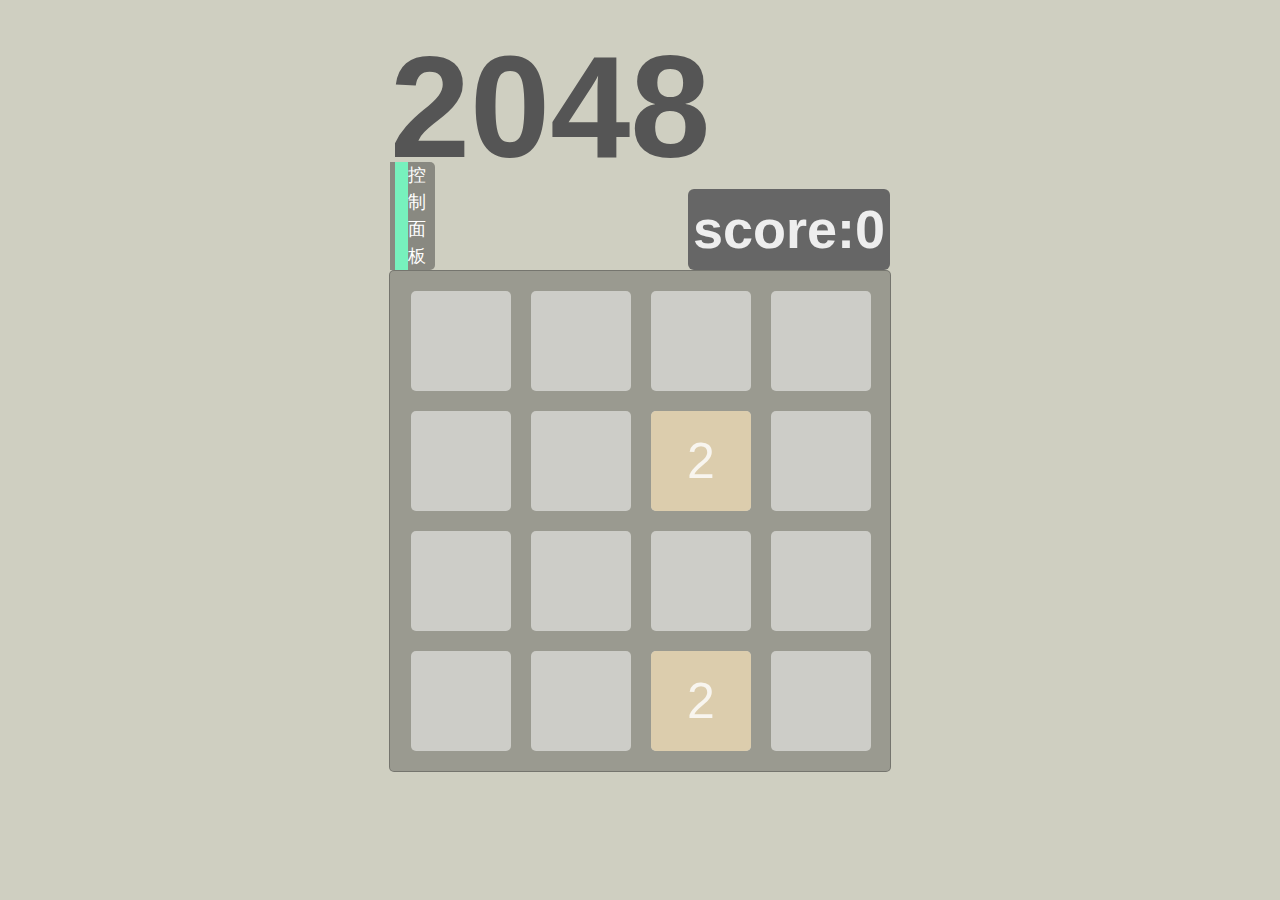
<file: index.html>
<!DOCTYPE html>
<html>
<head>
<meta http-equiv="Content-Type" content="text/html; charset=utf-8"/>
    <title></title>
</head>
<body>
    <script type="text/javascript">
        location = "Game2048/index.html";
    </script>
</body>
</html>
</file>
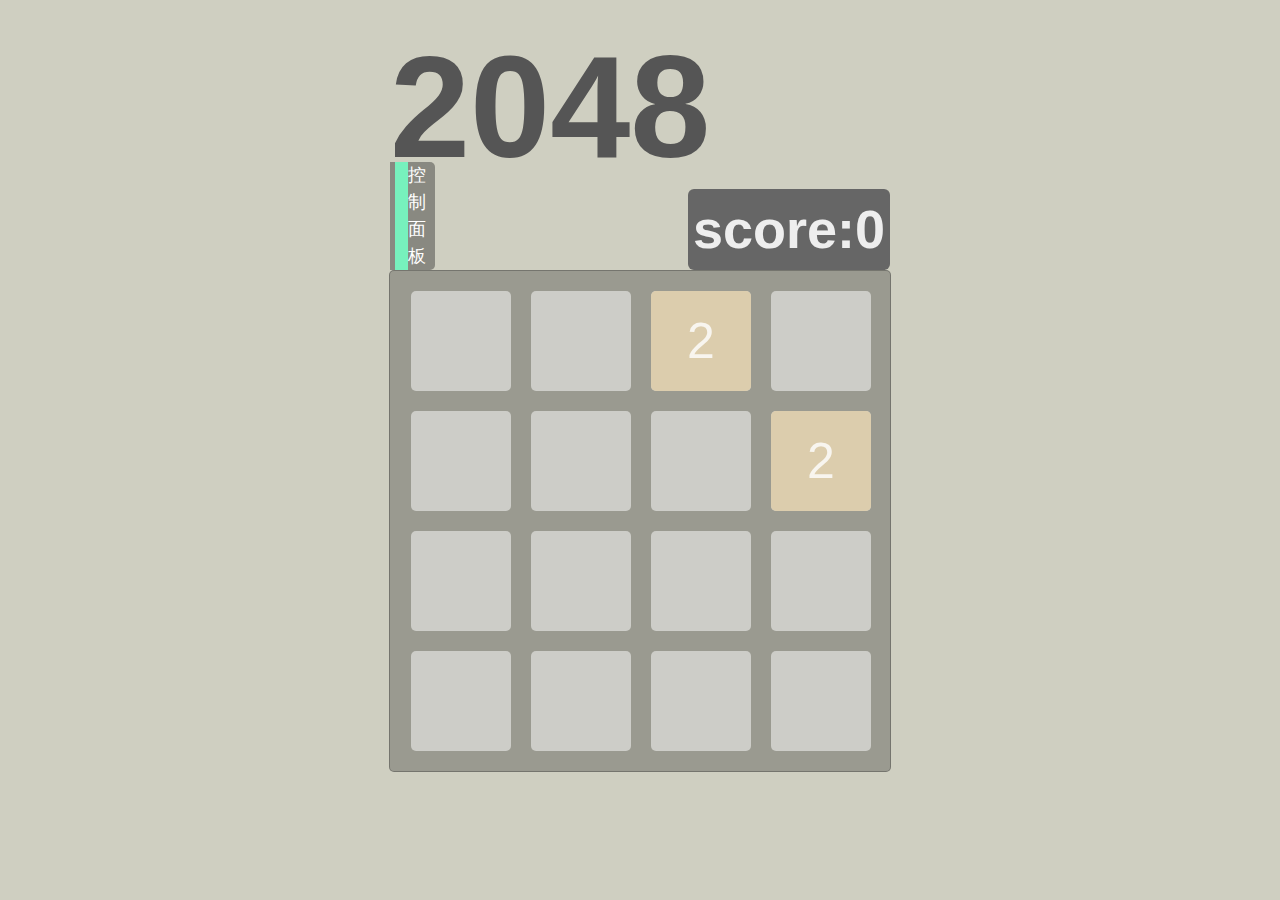
<file: Game2048/index.html>
<!DOCTYPE html>
<html>
<head>
    <meta charset="UTF-8">
    <meta name="viewport" content="width=device-width,initial-scale=1.0, minimum-scale=1.0, maximum-scale=1.0, user-scalable=no" />
    <title>CodePen - A Pen by xiaole</title>
    <link rel="stylesheet" href="src/index.css" media="screen" type="text/css" />
</head>
<body>
    <div id="doc">
        <header id="hd">
            <span id="game-name">2048</span>
            <div id="score" class="score">score:0</div>
            <div class="control-panel">
                <div class="dotstyle dotstyle-fillup">
                    <h2>级别</h2>
                    <ul>
                        <li><a>低</a></li>
                        <li><a></a></li>
                        <li><a></a></li>
                        <li class="current"><a>普</a></li>
                        <li><a></a></li>
                        <li><a></a></li>
                        <li><a>高</a></li>
                    </ul>
                </div>
                <div class="check-box">
                    <input type="checkbox" id="anima-switch" name="anima-switch" /><label for="anima-switch"> 动画开关</label>
                </div>
                <div class="on-off">控制面板</div>
            </div>
        </header>
        <!------------game操作区------------>
        <div id="bd">
            <div id="scene" class="scene">
            </div>

        </div>
    </div>
    <script src="src/index.js"></script>
</body>
</html>
</file>
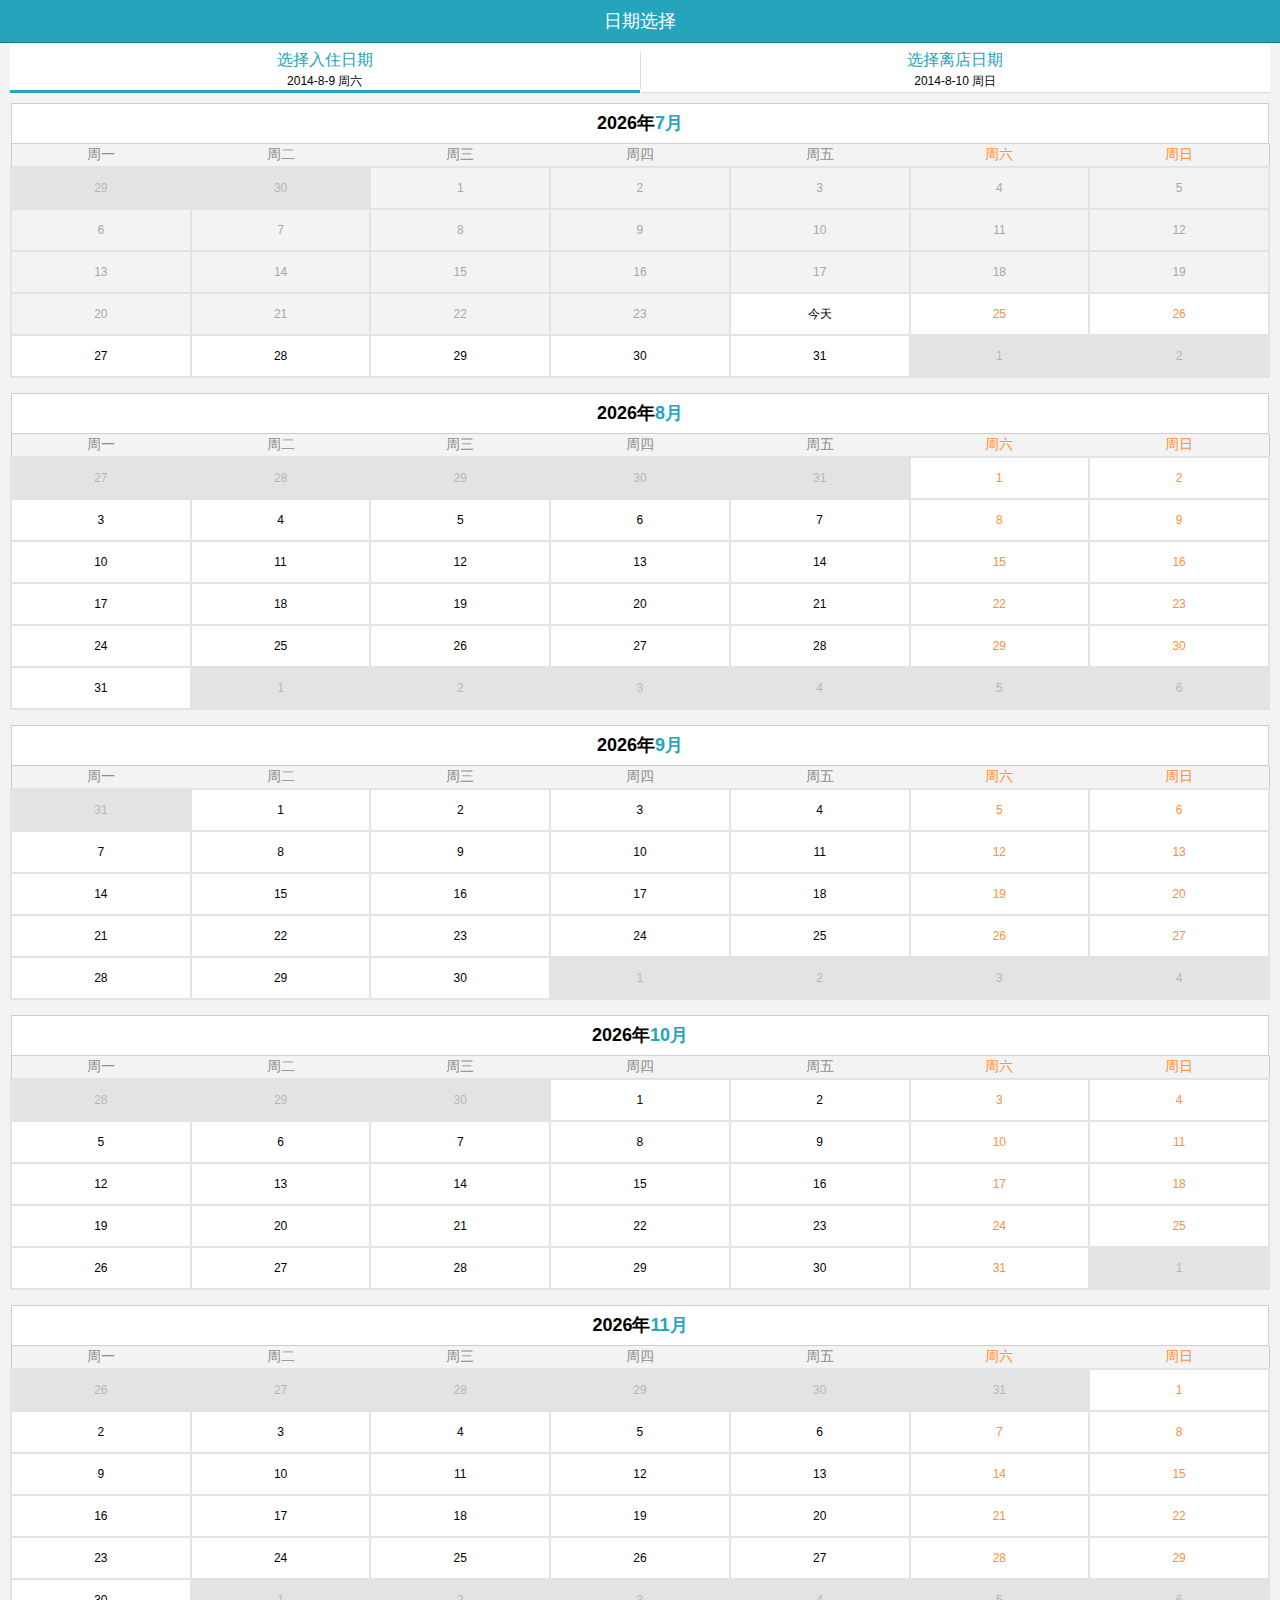
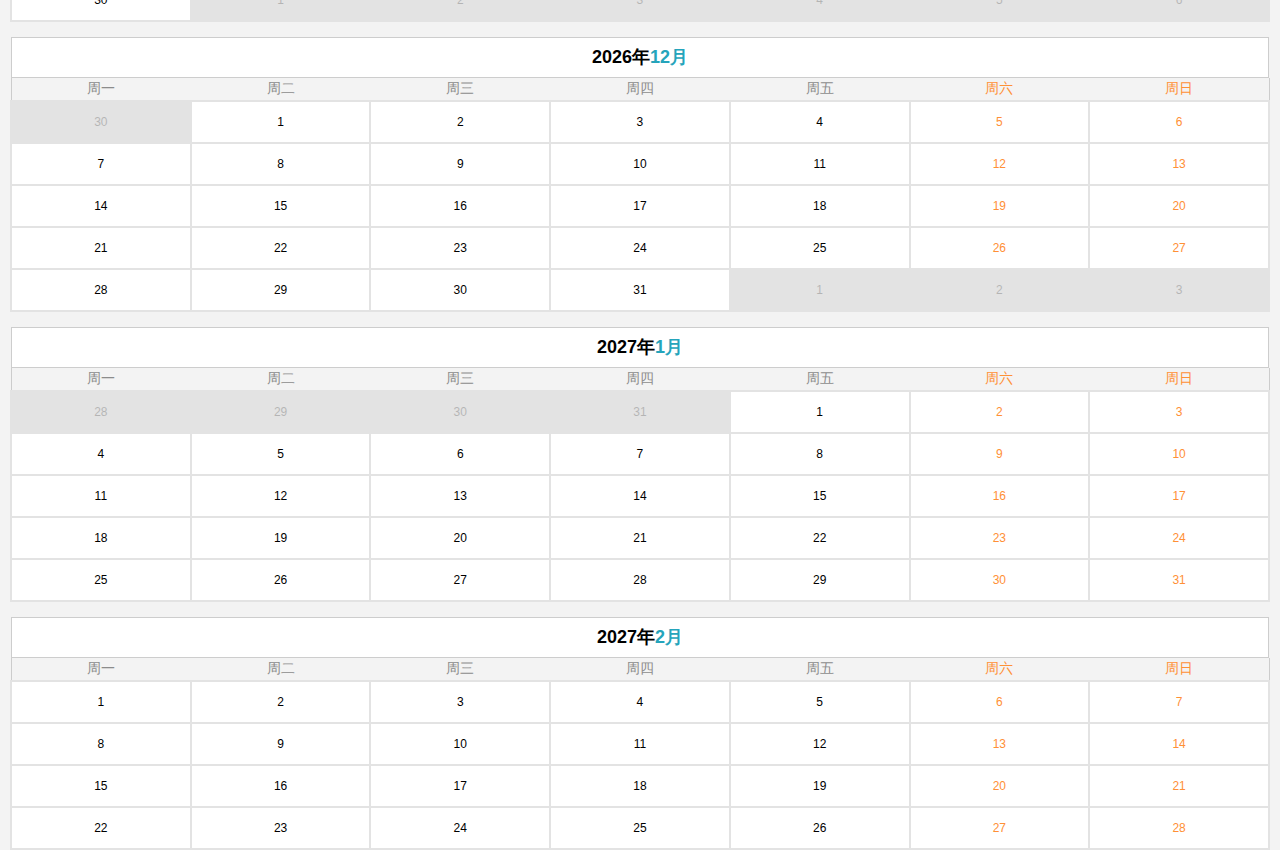
<file: Example/Canlendar/index.html>
<!DOCTYPE html>
<html xmlns="http://www.w3.org/1999/xhtml">
<head>
<meta http-equiv="Content-Type" content="text/html; charset=utf-8"/>
    <meta name="viewport" content="width=device-width,initial-scale=1.0, minimum-scale=1.0, maximum-scale=1.0, user-scalable=no" />
    <title></title>
    <link href="dater.css" rel="stylesheet" />
</head>
<body>
    <div class="qn_page active" id="calendarPage">
        <div class="qn_header">
            <div class="back"><a href="#">后退</a></div>
            <div class="title">日期选择</div>
        </div>
        <div class="qn_calendar qn_hide" style="display: block;">
            <!--<div class="calendar-wrap">
                
                
            </div>-->
        </div>
    </div>
    <script src="jquery.min.js"></script>
    <script src="dater.js"></script>
</body>
</html>
</file>
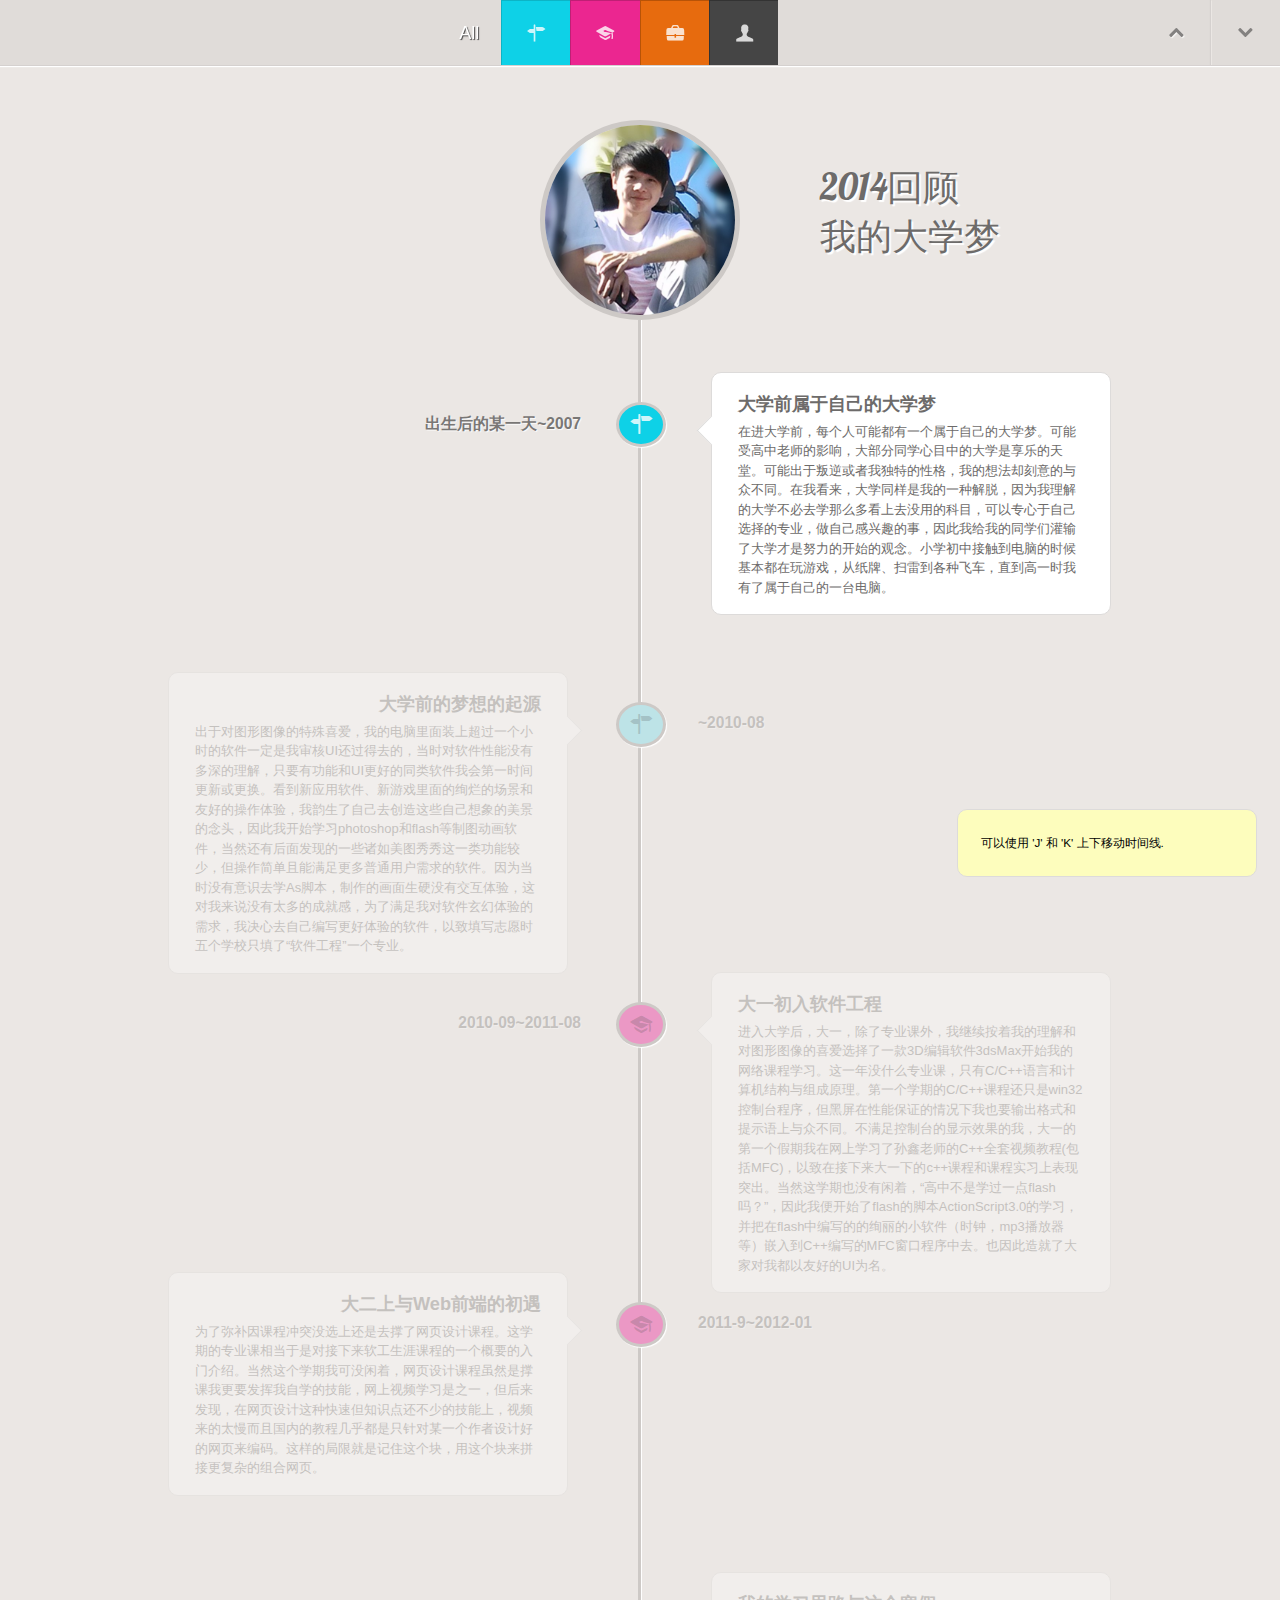
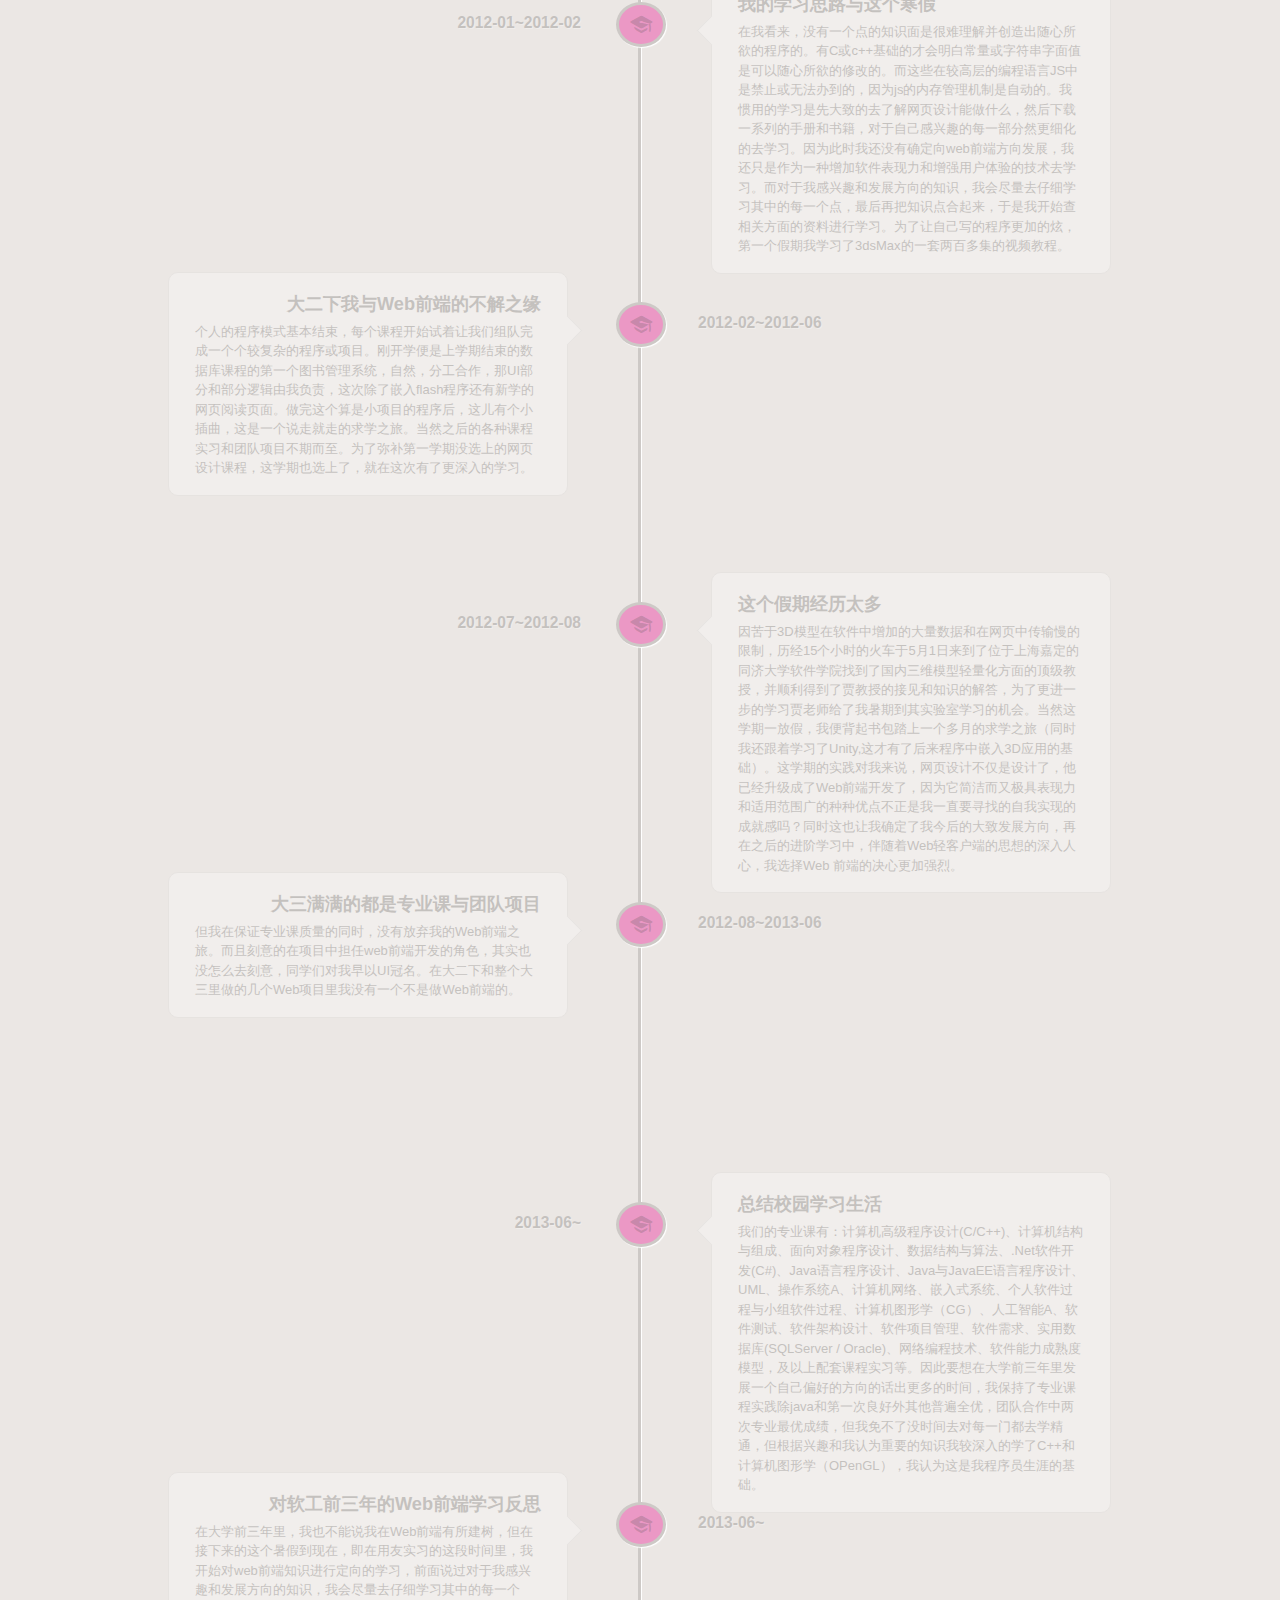
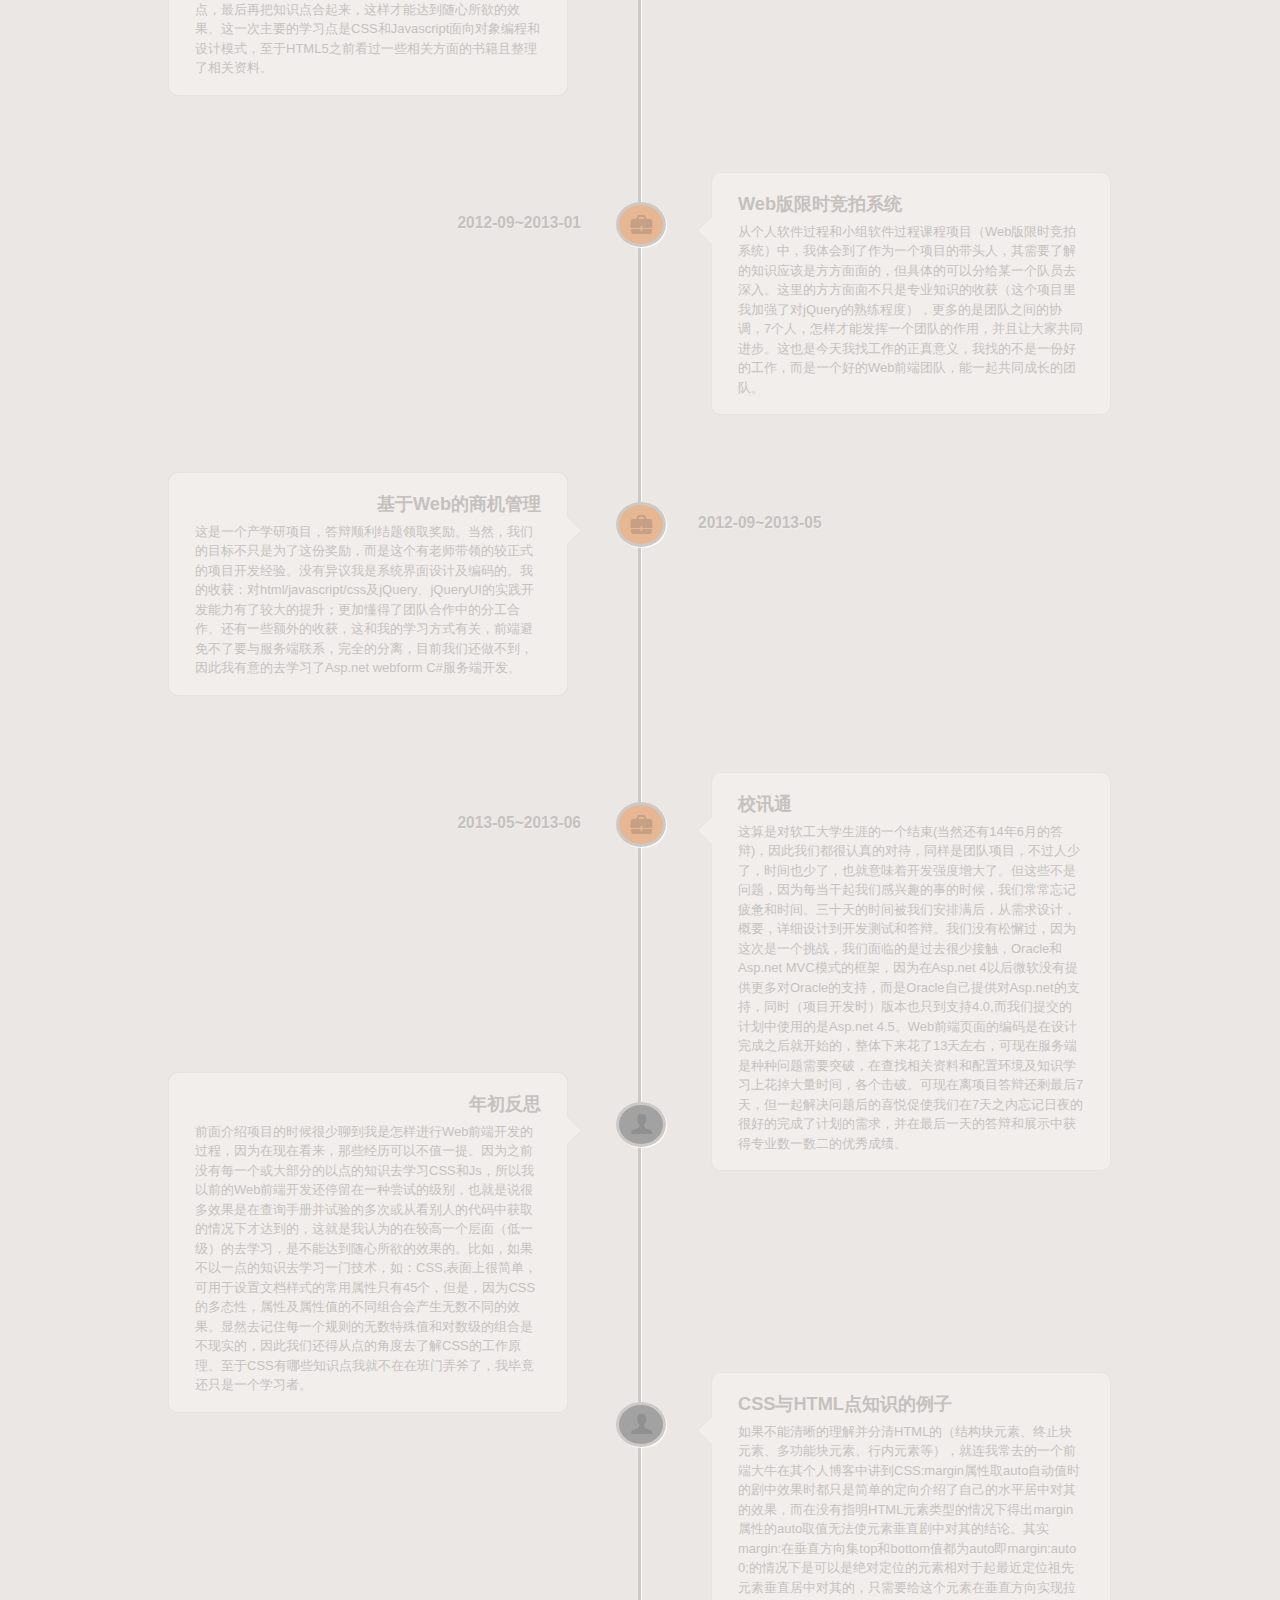
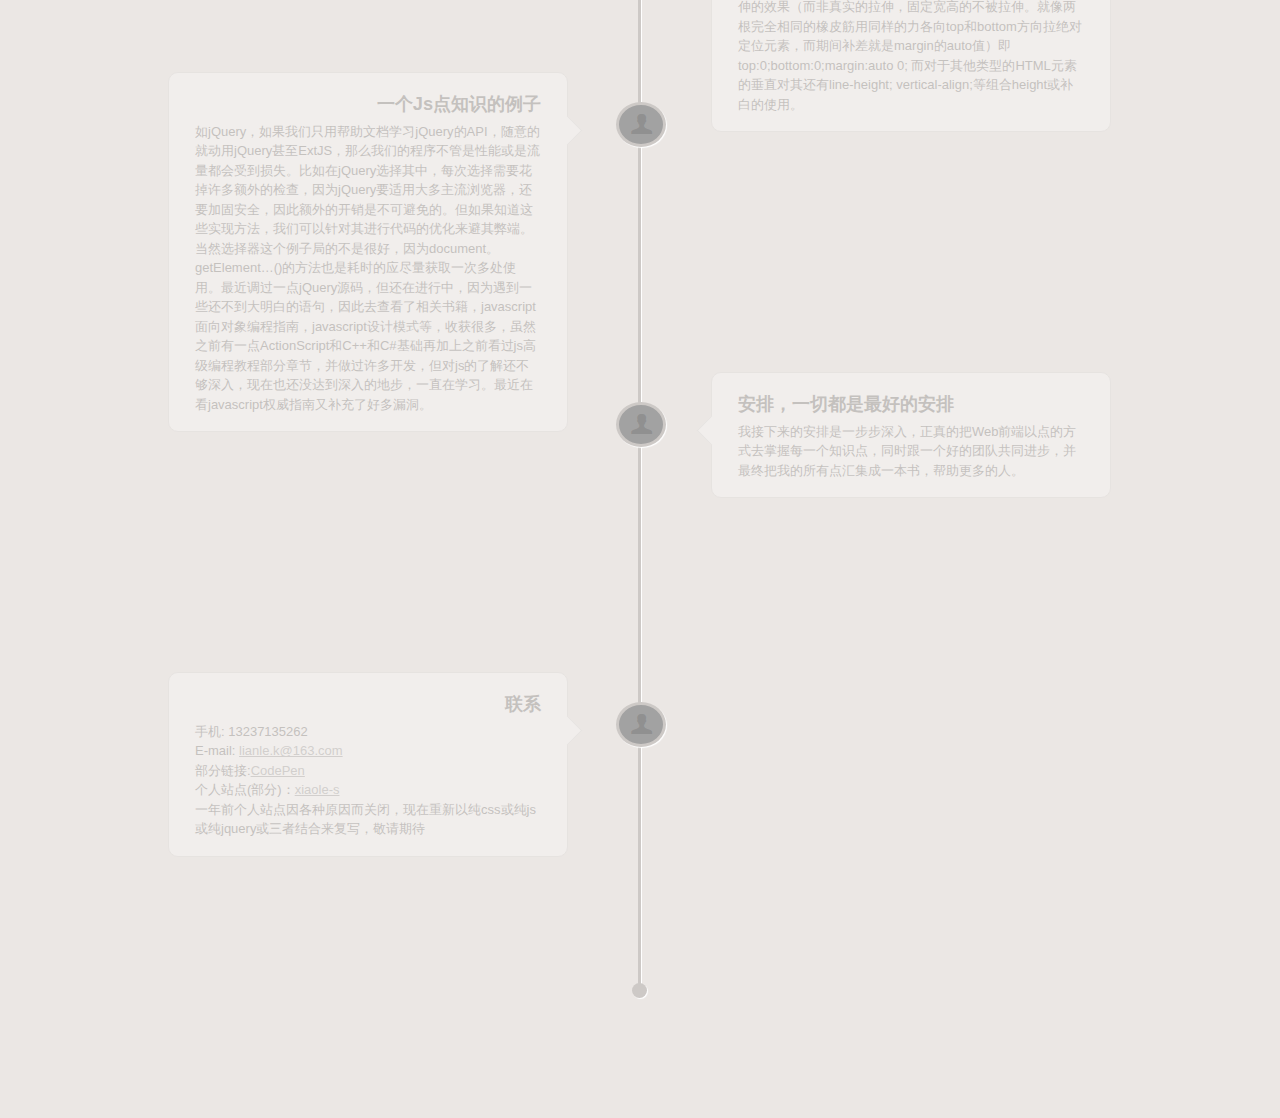
<file: bygone2014.html>
<!DOCTYPE html>
<html><head>
    <meta http-equiv="Content-Type" content="text/html; charset=UTF-8" />
    <meta charset="utf-8" />
    <title>筱乐前端</title>
    <meta name="viewport" content="width=device-width, initial-scale=1.0" />
    <meta name="description" content="javascript, HTML5, css, web前端, UED, jQuery." />
    <meta name="author" content="xiaole" />
    <link href="Contents/bygone.min.css" rel="stylesheet" />
    <link href="https://github.com/favicon.ico" rel="icon" type="image/x-icon" />
</head>
<body style="">
    <header>
        <nav>
            <ul id="main_nav">
                <li class="active all" data-title="all" title="一次全部浏览">All</li>
                <li class="icon-address active" data-title="before_CUG" title="大学前我的大学梦"></li>
                <li class="icon-graduation-cap active" data-title="education" title="校园学习经历"></li>
                <li class="icon-briefcase active" data-title="project" title="项目经历"></li>
                <li class="icon-user active" data-title="user" title="个人看法"></li>

            </ul>
            <ul id="nav_ctrl">
                <li class="icon-up-open" data-title="Next"></li>
                <li class="icon-down-open" data-title="Previous"></li>
            </ul>
        </nav>
    </header>
    <div id="instructions_container">
        可以使用 'J' 和 'K' 上下移动时间线.
    </div>
    <div id="timeline_container">
        <header>
            <figure>
                <img src="Images/profile-512_8.jpg" title="xiaole" alt="筱乐">
            </figure>
            <h1>2014回顾
                <br>我的大学梦</h1>
        </header>
        <ul>
            <li class="before_CUG_event active">
                <div class="event_icn icon-address"></div>
                <div class="event_content">
                    <h2>大学前属于自己的大学梦</h2>
                    <p>
                        在进大学前，每个人可能都有一个属于自己的大学梦。可能受高中老师的影响，大部分同学心目中的大学是享乐的天堂。可能出于叛逆或者我独特的性格，我的想法却刻意的与众不同。在我看来，大学同样是我的一种解脱，因为我理解的大学不必去学那么多看上去没用的科目，可以专心于自己选择的专业，做自己感兴趣的事，因此我给我的同学们灌输了大学才是努力的开始的观念。小学初中接触到电脑的时候基本都在玩游戏，从纸牌、扫雷到各种飞车，直到高一时我有了属于自己的一台电脑。
                    </p>
                </div>
                <div class="event_date">
                    出生后的某一天~2007
                </div>
            </li>
            <li class="before_CUG_event">
                <div class="event_icn icon-address"></div>
                <div class="event_content">
                    <h2>大学前的梦想的起源</h2>
                    <p>
                        出于对图形图像的特殊喜爱，我的电脑里面装上超过一个小时的软件一定是我审核UI还过得去的，当时对软件性能没有多深的理解，只要有功能和UI更好的同类软件我会第一时间更新或更换。看到新应用软件、新游戏里面的绚烂的场景和友好的操作体验，我韵生了自己去创造这些自己想象的美景的念头，因此我开始学习photoshop和flash等制图动画软件，当然还有后面发现的一些诸如美图秀秀这一类功能较少，但操作简单且能满足更多普通用户需求的软件。因为当时没有意识去学As脚本，制作的画面生硬没有交互体验，这对我来说没有太多的成就感，为了满足我对软件玄幻体验的需求，我决心去自己编写更好体验的软件，以致填写志愿时五个学校只填了“软件工程”一个专业。 
                    </p>
                </div>
                <div class="event_date">
                    ~2010-08
                </div>
            </li>
            <li class="education_event">
                <div class="event_icn icon-graduation-cap"></div>
                <div class="event_content">
                    <h2>大一初入软件工程</h2>
                    <p>
                        进入大学后，大一，除了专业课外，我继续按着我的理解和对图形图像的喜爱选择了一款3D编辑软件3dsMax开始我的网络课程学习。这一年没什么专业课，只有C/C++语言和计算机结构与组成原理。第一个学期的C/C++课程还只是win32控制台程序，但黑屏在性能保证的情况下我也要输出格式和提示语上与众不同。不满足控制台的显示效果的我，大一的第一个假期我在网上学习了孙鑫老师的C++全套视频教程(包括MFC)，以致在接下来大一下的c++课程和课程实习上表现突出。当然这学期也没有闲着，“高中不是学过一点flash吗？”，因此我便开始了flash的脚本ActionScript3.0的学习，并把在flash中编写的的绚丽的小软件（时钟，mp3播放器等）嵌入到C++编写的MFC窗口程序中去。也因此造就了大家对我都以友好的UI为名。
                    </p>
                </div>
                <div class="event_date">
                    2010-09~2011-08
                </div>
            </li>
            <li class="education_event">
                <div class="event_icn icon-graduation-cap"></div>
                <div class="event_content">
                    <h2>大二上与Web前端的初遇</h2>
                    <p>
                        为了弥补因课程冲突没选上还是去撑了网页设计课程。这学期的专业课相当于是对接下来软工生涯课程的一个概要的入门介绍。当然这个学期我可没闲着，网页设计课程虽然是撑课我更要发挥我自学的技能，网上视频学习是之一，但后来发现，在网页设计这种快速但知识点还不少的技能上，视频来的太慢而且国内的教程几乎都是只针对某一个作者设计好的网页来编码。这样的局限就是记住这个块，用这个块来拼接更复杂的组合网页。
                    </p>
                </div>
                <div class="event_date">
                    2011-9~2012-01
                </div>
            </li>
            <li class="education_event">
                <div class="event_icn icon-graduation-cap"></div>
                <div class="event_content">
                    <h2>我的学习思路与这个寒假</h2>
                    <p>
                        在我看来，没有一个点的知识面是很难理解并创造出随心所欲的程序的。有C或c++基础的才会明白常量或字符串字面值是可以随心所欲的修改的。而这些在较高层的编程语言JS中是禁止或无法办到的，因为js的内存管理机制是自动的。我惯用的学习是先大致的去了解网页设计能做什么，然后下载一系列的手册和书籍，对于自己感兴趣的每一部分然更细化的去学习。因为此时我还没有确定向web前端方向发展，我还只是作为一种增加软件表现力和增强用户体验的技术去学习。而对于我感兴趣和发展方向的知识，我会尽量去仔细学习其中的每一个点，最后再把知识点合起来，于是我开始查相关方面的资料进行学习。为了让自己写的程序更加的炫，第一个假期我学习了3dsMax的一套两百多集的视频教程。
                    </p>
                </div>
                <div class="event_date">
                    2012-01~2012-02
                </div>
            </li>
            <li class="education_event">
                <div class="event_icn icon-graduation-cap"></div>
                <div class="event_content">
                    <h2>大二下我与Web前端的不解之缘</h2>
                    <p>
                        个人的程序模式基本结束，每个课程开始试着让我们组队完成一个个较复杂的程序或项目。刚开学便是上学期结束的数据库课程的第一个图书管理系统，自然，分工合作，那UI部分和部分逻辑由我负责，这次除了嵌入flash程序还有新学的网页阅读页面。做完这个算是小项目的程序后，这儿有个小插曲，这是一个说走就走的求学之旅。当然之后的各种课程实习和团队项目不期而至。为了弥补第一学期没选上的网页设计课程，这学期也选上了，就在这次有了更深入的学习。
                    </p>
                </div>
                <div class="event_date">
                    2012-02~2012-06
                </div>
            </li>
            <li class="education_event">
                <div class="event_icn icon-graduation-cap"></div>
                <div class="event_content">
                    <h2>这个假期经历太多</h2>
                    <p>
                        因苦于3D模型在软件中增加的大量数据和在网页中传输慢的限制，历经15个小时的火车于5月1日来到了位于上海嘉定的同济大学软件学院找到了国内三维模型轻量化方面的顶级教授，并顺利得到了贾教授的接见和知识的解答，为了更进一步的学习贾老师给了我暑期到其实验室学习的机会。当然这学期一放假，我便背起书包踏上一个多月的求学之旅（同时我还跟着学习了Unity,这才有了后来程序中嵌入3D应用的基础）。这学期的实践对我来说，网页设计不仅是设计了，他已经升级成了Web前端开发了，因为它简洁而又极具表现力和适用范围广的种种优点不正是我一直要寻找的自我实现的成就感吗？同时这也让我确定了我今后的大致发展方向，再在之后的进阶学习中，伴随着Web轻客户端的思想的深入人心，我选择Web 前端的决心更加强烈。
                    </p>
                </div>
                <div class="event_date">
                    2012-07~2012-08
                </div>
            </li>
            <li class="education_event">
                <div class="event_icn icon-graduation-cap"></div>
                <div class="event_content">
                    <h2>大三满满的都是专业课与团队项目</h2>
                    <p>
                        但我在保证专业课质量的同时，没有放弃我的Web前端之旅。而且刻意的在项目中担任web前端开发的角色，其实也没怎么去刻意，同学们对我早以UI冠名。在大二下和整个大三里做的几个Web项目里我没有一个不是做Web前端的。
                    </p>
                </div>
                <div class="event_date">
                    2012-08~2013-06
                </div>
            </li>
            <li class="education_event">
                <div class="event_icn icon-graduation-cap"></div>
                <div class="event_content">
                    <h2>总结校园学习生活</h2>
                    <p>
                        我们的专业课有：计算机高级程序设计(C/C++)、计算机结构与组成、面向对象程序设计、数据结构与算法、.Net软件开发(C#)、Java语言程序设计、Java与JavaEE语言程序设计、UML、操作系统A、计算机网络、嵌入式系统、个人软件过程与小组软件过程、计算机图形学（CG）、人工智能A、软件测试、软件架构设计、软件项目管理、软件需求、实用数据库(SQLServer / Oracle)、网络编程技术、软件能力成熟度模型，及以上配套课程实习等。因此要想在大学前三年里发展一个自己偏好的方向的话出更多的时间，我保持了专业课程实践除java和第一次良好外其他普遍全优，团队合作中两次专业最优成绩，但我免不了没时间去对每一门都去学精通，但根据兴趣和我认为重要的知识我较深入的学了C++和计算机图形学（OPenGL），我认为这是我程序员生涯的基础。
                    </p>
                </div>
                <div class="event_date">
                    2013-06~
                </div>
            </li>
            <li class="education_event">
                <div class="event_icn icon-graduation-cap"></div>
                <div class="event_content">
                    <h2>对软工前三年的web前端学习反思</h2>
                    <p>
                        在大学前三年里，我也不能说我在Web前端有所建树，但在接下来的这个暑假到现在，即在用友实习的这段时间里，我开始对web前端知识进行定向的学习，前面说过对于我感兴趣和发展方向的知识，我会尽量去仔细学习其中的每一个点，最后再把知识点合起来，这样才能达到随心所欲的效果。这一次主要的学习点是CSS和Javascript面向对象编程和设计模式，至于HTML5之前看过一些相关方面的书籍且整理了相关资料。
                    </p>
                </div>
                <div class="event_date">
                    2013-06~
                </div>
            </li>
            <li class="project_event">
                <div class="event_icn icon-briefcase"></div>
                <div class="event_content">
                    <h2>Web版限时竞拍系统</h2>
                    <p>
                        从个人软件过程和小组软件过程课程项目（Web版限时竞拍系统）中，我体会到了作为一个项目的带头人，其需要了解的知识应该是方方面面的，但具体的可以分给某一个队员去深入。这里的方方面面不只是专业知识的收获（这个项目里我加强了对jQuery的熟练程度），更多的是团队之间的协调，7个人，怎样才能发挥一个团队的作用，并且让大家共同进步。这也是今天我找工作的正真意义，我找的不是一份好的工作，而是一个好的Web前端团队，能一起共同成长的团队。
                    </p>
                </div>
                <div class="event_date">
                    2012-09~2013-01
                </div>
            </li>
            
            <li class="project_event">
                <div class="event_icn icon-briefcase"></div>
                <div class="event_content">
                    <h2>基于Web的商机管理</h2>
                    <p>
                        这是一个产学研项目，答辩顺利结题领取奖励。当然，我们的目标不只是为了这份奖励，而是这个有老师带领的较正式的项目开发经验。没有异议我是系统界面设计及编码的。我的收获：对html/javascript/css及jQuery、jQueryUI的实践开发能力有了较大的提升；更加懂得了团队合作中的分工合作。还有一些额外的收获，这和我的学习方式有关，前端避免不了要与服务端联系，完全的分离，目前我们还做不到，因此我有意的去学习了Asp.net webform C#服务端开发。
                    </p>
                </div>
                <div class="event_date">
                    2012-09~2013-05
                </div>
            </li>
            <li class="project_event">
                <div class="event_icn icon-briefcase"></div>
                <div class="event_content">
                    <h2>校讯通</h2>
                    <p>
                        这算是对软工大学生涯的一个结束(当然还有14年6月的答辩)，因此我们都很认真的对待，同样是团队项目，不过人少了，时间也少了，也就意味着开发强度增大了。但这些不是问题，因为每当干起我们感兴趣的事的时候，我们常常忘记疲惫和时间。三十天的时间被我们安排满后，从需求设计，概要，详细设计到开发测试和答辩。我们没有松懈过，因为这次是一个挑战，我们面临的是过去很少接触，Oracle和Asp.net MVC模式的框架，因为在Asp.net 4以后微软没有提供更多对Oracle的支持，而是Oracle自己提供对Asp.net的支持，同时（项目开发时）版本也只到支持4.0,而我们提交的计划中使用的是Asp.net 4.5。Web前端页面的编码是在设计完成之后就开始的，整体下来花了13天左右，可现在服务端是种种问题需要突破，在查找相关资料和配置环境及知识学习上花掉大量时间，各个击破。可现在离项目答辩还剩最后7天，但一起解决问题后的喜悦促使我们在7天之内忘记日夜的很好的完成了计划的需求，并在最后一天的答辩和展示中获得专业数一数二的优秀成绩。
                    </p>
                </div>
                <div class="event_date">
                    2013-05~2013-06
                </div>
            </li>
            <li class="user_event">
                <div class="event_icn icon-user"></div>
                <div class="event_content">
                    <h2>年初反思</h2>
                    <p>前面介绍项目的时候很少聊到我是怎样进行Web前端开发的过程，因为在现在看来，那些经历可以不值一提。因为之前没有每一个或大部分的以点的知识去学习CSS和Js，所以我以前的Web前端开发还停留在一种尝试的级别，也就是说很多效果是在查询手册并试验的多次或从看别人的代码中获取的情况下才达到的，这就是我认为的在较高一个层面（低一级）的去学习，是不能达到随心所欲的效果的。比如，如果不以一点的知识去学习一门技术，如：CSS,表面上很简单，可用于设置文档样式的常用属性只有45个，但是，因为CSS的多态性，属性及属性值的不同组合会产生无数不同的效果。显然去记住每一个规则的无数特殊值和对数级的组合是不现实的，因此我们还得从点的角度去了解CSS的工作原理。至于CSS有哪些知识点我就不在在班门弄斧了，我毕竟还只是一个学习者。</p>
                </div>
                <div class="event_date">
                </div>
            </li>
            <li class="user_event">
                <div class="event_icn icon-user"></div>
                <div class="event_content">
                    <h2>CSS与HTML点知识的例子</h2>
                    <p>如果不能清晰的理解并分清HTML的（结构块元素、终止块元素、多功能块元素、行内元素等），就连我常去的一个前端大牛在其个人博客中讲到CSS:margin属性取auto自动值时的剧中效果时都只是简单的定向介绍了自己的水平居中对其的效果，而在没有指明HTML元素类型的情况下得出margin属性的auto取值无法使元素垂直剧中对其的结论。其实margin:在垂直方向集top和bottom值都为auto即margin:auto 0;的情况下是可以是绝对定位的元素相对于起最近定位祖先元素垂直居中对其的，只需要给这个元素在垂直方向实现拉伸的效果（而非真实的拉伸，固定宽高的不被拉伸。就像两根完全相同的橡皮筋用同样的力各向top和bottom方向拉绝对定位元素，而期间补差就是margin的auto值）即top:0;bottom:0;margin:auto 0; 而对于其他类型的HTML元素的垂直对其还有line-height; vertical-align;等组合height或补白的使用。</p>
                </div>
                <div class="event_date">
                </div>
            </li>
            <li class="user_event">
                <div class="event_icn icon-user"></div>
                <div class="event_content">
                    <h2>一个Js点知识的例子</h2>
                    <p>如jQuery，如果我们只用帮助文档学习jQuery的API，随意的就动用jQuery甚至ExtJS，那么我们的程序不管是性能或是流量都会受到损失。比如在jQuery选择其中，每次选择需要花掉许多额外的检查，因为jQuery要适用大多主流浏览器，还要加固安全，因此额外的开销是不可避免的。但如果知道这些实现方法，我们可以针对其进行代码的优化来避其弊端。当然选择器这个例子局的不是很好，因为document。getElement…()的方法也是耗时的应尽量获取一次多处使用。最近调过一点jQuery源码，但还在进行中，因为遇到一些还不到大明白的语句，因此去查看了相关书籍，javascript面向对象编程指南，javascript设计模式等，收获很多，虽然之前有一点ActionScript和C++和C#基础再加上之前看过js高级编程教程部分章节，并做过许多开发，但对js的了解还不够深入，现在也还没达到深入的地步，一直在学习。最近在看javascript权威指南又补充了好多漏洞。</p>
                </div>
                <div class="event_date">
                </div>
            </li>
            <li class="user_event">
                <div class="event_icn icon-user"></div>
                <div class="event_content">
                    <h2>安排，一切都是最好的安排</h2>
                    <p>我接下来的安排是一步步深入，正真的把Web前端以点的方式去掌握每一个知识点，同时跟一个好的团队共同进步，并最终把我的所有点汇集成一本书，帮助更多的人。</p>
                </div>
                <div class="event_date">
                </div>
            </li>
            <li class="user_event">
                <div class="event_icn icon-user"></div>
                <div class="event_content">
                    <h2>联系</h2>
                    <ul>
                        <li>手机: 13237135262</li>
                        <li>E-mail: <a href="mailto:lianle.k@163.com" target="_blank">lianle.k@163.com</a></li>
                        <li>部分链接:<a href="http://codepen.io/xiaole" target="_blank">CodePen</a></li>
                        <li>个人站点(部分)：<a href="http://www.osopod.com" target="_blank">xiaole-s</a></li>
                        <li>一年前个人站点因各种原因而关闭，现在重新以纯css或纯js或纯jquery或三者结合来复写，敬请期待</li>
                    </ul>
                </div>
                <div class="event_date">
                </div>
            </li>
        </ul>
    </div>
    <script src="Scripts/jquery.min.js"></script>
    <script src="Scripts/bygone.min.js"></script>
</body></html>
</file>
<file: Game2048/src/index.css>
/**********************总体元素统一********************/
body, h1, h2, h3, h4, h5, h6, hr, p, blockquote, dl, dt, dd, ul, ol, li, pre, form, fieldset, legend, button, input, textarea, th, td { margin:0; padding:0; }
body, button, input, select, textarea { font:12px/1.5 tahoma,arial,sans-serif; }
h1, h2, h3, h4, h5, h6 { font-size:100%; }
address, cite, dfn, em, var { font-style:normal; }
code, kbd, pre, samp { font-family:"courier new",courier,monospace, Arial, sans-serif;}
small { font-size:12px; }
ul, ol { list-style:none; }
a { text-decoration:none; color:#0069ca; }
a:hover { text-decoration:none; color:#f60; }
sup { vertical-align:text-top; }
sub { vertical-align:text-bottom; }
legend { color:#000; }
fieldset, img { border:0; }
button, input, select, textarea { font-size:100%; }
table { border-collapse:collapse; border-spacing:0; }

/*********************temp*********************
doc, footer, header, bd{
  border:solid #999 1px;
}/*/
/**********滚动条默认显示样式**********/
::-webkit-scrollbar-thumb {
    background-color: rgba(0,0,0,0.3);
    outline-offset: -2px;
    outline: 2px solid rgba(255,255,255,0.01);
    border-radius: 4px;
    /*border: 2px solid rgba(255,255,255,0.2);*/
}
/***********active滚动条显示样式**************/ 
::-webkit-scrollbar-thumb:active{
    background-color:rgba(0,0,0,0.2);   
    border-radius:4px;   
}  
/**********鼠标点击滚动条显示样式**********/  
::-webkit-scrollbar-thumb:hover{   
    background-color:#333;
    border-radius:4px;   
}   
/**********滚动条大小**********/  
::-webkit-scrollbar{   
    width:6px;
    height:6px;
}   
/**********滚动框背景样式**********/  
::-webkit-scrollbar-track-piece{   
    background-color:rgba(255,255,255,0.2);   
    border-radius:2px;   
}
/*********************框架布局*********************/
body {
    -webkit-user-select: none;
    -moz-user-select: none;
    -ms-user-select: none;
    user-select: none;
    background-color: #cfcfc1;
    font-family: "Clear Sans", "Helvetica Neue", Arial, sans-serif;
}
#doc{
    width:100%;
    margin: auto;
    overflow:hidden;
}
#hd{
    position:relative;
    top:0;
    height:30vh;
    overflow:hidden;
}
#bd{
    position:relative;
}
#ft{
    font-size: 5vw;
    font-weight:bolder;
    background-color:#edebe7;
    padding:12px;
    color:#999;
}
/*********************body*********************/
#hd, .control-panel {
    max-width: 500px;
    margin: 0 auto;
}

#hd span{
    font-size:16vh;
    font-weight:bold;
    color:#555;
}
.score{
    display:inline-block;
    position:absolute;
    right:0;
    bottom:0;
    padding:0 5px;
    border-radius:6px;
    background-color:#666;
    font-size:6vh;
    font-weight:bold;
    color:#eee;
}
/*********************game操作区*********************/

.scene{
    position:relative;
    margin:0 auto;
    width:518px;
    height:518px;
    border:1px solid rgba(33,33,33,0.3);
    border-radius:5px;
    background-color:rgba(33,33,33,0.3);
    cursor:pointer;
    overflow:hidden;
}
.scene .block-list-bg{
    position:absolute;
    left:0;
    right:0;
    top:0;
    bottom:0;
    overflow:hidden;
    margin:auto;
    font-size:0;
    border: solid 1px rgba(0,0,0,0);
}
.scene .block-list-bg li{
    list-style: none outside none;
    display:inline-block;
    *display:inline;
    position:relative;
    /*overflow:hidden;*/
    width:125px;
    height:125px;
    margin-left:4px;
    border-radius:5px;
    background-color:rgba(255,255,255,0.5);
    font-size:50px;
    line-height:200%;
    text-align:center;
    color:rgba(255,255,255,0.8);
}
.scene .block{
    position:absolute;
    z-index:10;
    left:0;
    top:0;
    width:100%;
    height:100%;
    border-radius:5px;
    /*opacity: 0.1;*/
    -webkit-transition:all .2s ease-in 0;
       -moz-transition:all .2s ease-in 0;
         -o-transition:all .2s ease-in 0;
            transition:all .2s ease-in 0;
}
.scene .div-show{
    opacity: 1;
}

.scene .full-scene{
    position: relative;
    z-index: 12;
    width:100%;
    height:100%;
    text-align:center;
    opacity: 0.01;
    -webkit-transition:all .8s ease-in .5s;
       -moz-transition:all .8s ease-in .5s;
         -o-transition:all .8s ease-in .5s;
            transition:all .8s ease-in .5s;
}
.scene .full-scene span {
    font-size: 2rem;
    font-style:italic;
}
.full-scene.win{
    color:#e9ec3c;
    background-color:rgba(255,255,255,0.8);
    opacity: 1;
}
.full-scene.gameover{
    color:#d9dccc;
    background-color:rgba(33,33,33,0.5);
    opacity: 1;
}

/*******************控制面板************************/
.control-panel {
    position: absolute;
    bottom: 0;
    left: -91%;
    width: 100%;
    height: 12vh;
    border-radius: 5px;
    background-color: rgba(33,33,33,0.4);
    font: 0;
    -moz-transition: all .6s ease-in-out 0;
    -o-transition: all .6s ease-in-out 0;
    -webkit-transition: all .6s ease-in-out 0;
    transition: all .6s ease-in-out 0;
}
.on-off {
    content:"控制面板";
    display:block;
    position:absolute;
    top:0;
    right:1vh;
    width:2vh;
    font-size:2vh;
    line-height:3vh;
    height:100%;
    color:#fff;
    text-align:center;
    border-left:solid #77f1bd 1.5vh;
}
.control-panel .check-box {
    display:inline-block;
    position:absolute;
    bottom:0;
    padding-bottom:2vh;
}
.control-panel label{
    position:relative;
    top:-3px;
    font:9pt;
    color:#ddd;
}
.control-panel input{
    background-color: #fff;
    border: solid #666 1px;
}

/**********难度级别************/
.dotstyle ul {
    position: relative;
    display: inline-block;
    float:left;
    margin: 0 10px;
    padding: 0;
    list-style: none;
    cursor: default;
}
 
.dotstyle li {
    position: relative;
    display: block;
    float: left;
    margin: 10px 0;
    width: 24px;
    height: 24px;
    cursor: pointer;
}
 
.dotstyle li a {
    top: 0;
    left: 0;
    width: 100%;
    height: 100%;
    outline: none;
    border-radius: 50%;
    background-color: #fff;
    background-color: rgba(255,255,255,0.3);
    text-indent: 6px;
    line-height: 180%;
    cursor: pointer; /* make the text accessible to screen readers */
    position: absolute;
    color:#eee;
}
/* Fill up */
.dotstyle-fillup li a {
    overflow: hidden;
    background-color: rgba(0,0,0,0);
    box-shadow: inset 0 0 0 2px rgba(255,255,255,1);
    -moz-transition: background 0.3s;
    -o-transition: background 0.3s;
    -webkit-transition: background 0.3s;
    transition: background 0.3s;
}

.dotstyle-fillup li a::after {
    content: '';
    position: absolute;
    bottom: 0;
    height: 0;
    left: 0;
    width: 100%;
    background-color: #fff;
    box-shadow: 0 0 1px #fff;
    -moz-transition: height 0.3s;
    -o-transition: height 0.3s;
    -webkit-transition: height 0.3s;
    transition: height 0.3s;
}

.dotstyle-fillup li a:hover,
.dotstyle-fillup li a:focus {
    background-color: rgba(255,255,255,0.5);
}
 
.dotstyle-fillup li.current a::after {
    height: 100%;
    /*border-radius: 50%;*/
}
/*******************Top磅************************/
</file>
<file: Example/Canlendar/dater.css>
body, div, dl, dt, dd, ul, ol, li, h1, h2, h3, h4, h5, h6, pre, form, fieldset, input, textarea, p, blockquote, th, td {
    margin: 0;
    padding: 0;
}
.qn_blue {
color: #25a4bb;
}

table {
    border-collapse: collapse;
    border-spacing: 0;
}

address, caption, cite, code, dfn, em, strong, th, var {
    font-style: normal;
    font-weight: normal;
}

caption, th {
    text-align: left;
}

h1, h2, h3, h4, h5, h6 {
    font-size: 100%;
    font-weight: normal;
}

q:before, q:after {
    content: '';
}

a {
    color: #000;
    text-decoration: none;
}

a:active {
    color: #000;
}

.clear {
    clear: both;
}

html {
    font-family: arial;
}

body {
    -webkit-tap-highlight-color: rgba(0,0,0,0);
    background: #f3f3f3;
}

.qn_font12 {
    font-size: 12px;
}

.qn_lh {
    line-height: 1.5;
}

.qn_header {
    height: 42px;
    background-color: #25a4bb;
    border-bottom: 1px solid #1b7a8b;
    position: relative;
}

.qn_header .back {
    position: absolute;
    top: 0;
    left: 0;
    width: 42px;
    height: 42px;
    cursor: pointer;
    background: url(http://simg1.qunarzz.com/site/images/wap/touch/images/v2/images2x/header_sprites_4.png) 0 0 no-repeat;
    background-size: 255px 42px;
}

.qn_header .back a {
    display: block;
    width: 100%;
    height: 100%;
    opacity: 0;
}

.qn_header .title {
    text-align: center;
    color: #fff;
    font-size: 18px;
    line-height: 42px;
}

.qn_calendar {
    padding: 15px 10px 15px 10px;
    background: #f3f3f3;
}

.qn_calendar table {
    width: 100%;
    margin-bottom: 15px;
}

.qn_calendar thead td {
    height: 39px;
    font-family: arial;
    background-color: #fff;
}

.qn_calendar thead h5 {
    font-size: 18px;
    line-height: 39px;
    text-align: center;
    font-weight: bold;
    border: 1px solid #cdcdcd;
}

.qn_calendar .weeks {
    font-size: 14px;
    height: 23px;
    color: #8c8c8c;
    background-color: #f3f3f3;
    text-align: center;
    border-left: 1px solid #ccc;
    border-right: 1px solid #ccc;
    border-bottom: 1px solid #cacaca;
}

.qn_calendar .weeks th {
    text-align: center;
}

.qn_calendar .days {
    font-size: 14px;
    color: #8c8c8c;
}

.qn_calendar .days td {
    background: #fff;
    color: #000;
    border: 2.5px solid #e3e3e3;
    text-align: center;
}

.qn_calendar tbody {
    padding: 3px 0 0 3px;
    background: #e3e3e3;
    border: 1px solid #cbcbcb;
    border-top: 0;
}

.qn_calendar tbody td {
    margin: 0 2px 2px 0;
    background: #e3e3e3;
    height: 40px;
    width: 40px;
}

.qn_calendar tbody td.disable {
    color: #a7a7a7;
    background: #f3f3f3;
    cursor: default;
}

.qn_calendar tbody td.active, .qn_calendar tbody td.hover {
    background-color: #25a4bb;
    color: #fff;
}

.qn_calendar th.weekend, .qn_calendar td.weekend {
    color: #ff9036;
}

.qn_calendar td.holiday {
    color: #ff9036;
    font-size: 12px;
}

.qn_calendar td.holiday p {
    font-size: 12px;
}

.qn_calendar td.weekday {
    color: #000;
}

.qn_calendar tbody td.null {
    background-color: #e3e3e3;
    opacity:.2;
}

.qn_page.active {
    z-index: 100;
}

.qn_page.active .qn_index_list .bar {
    display: block;
    position: fixed;
    bottom: 0;
    right: 0;
}

.qn_page {
    width: 100%;
    position: absolute;
    top: 0;
    left: 0;
    background: #fff;
    display: block;/*-------------------*/
    min-height: 480px;
}

.calendar {
    background: #fff;
    margin-left: 5px;
    padding: 2px 14px 0 8px;
    line-height: 14px;
}

.calendar-head {
    display: -webkit-box;
    margin-bottom: 10px;
    padding-top: 5px;
    line-height: 1.5;
    background: #fff;
}

.calendar-vbar {
    border-left: 1px solid #ddd;
    margin: 4px 0;
}

.calendar-tab {
    -webkit-box-flex: 1;
    text-align: center;
    border-bottom: 1px solid #ddd;
}

.calendar-tab.active {
    border-bottom: 3px solid #25a4bb;
}

.qn_calendar h5 {
    background: #fff;
}

.qn_calendar .days td.hasChecked {
    background: url(http://simg1.qunarzz.com/site/images/wap/touch/images/v2/images2x/td_box.png) center center no-repeat #fff;
    background-size: 41px 40px;
}

.qn_calendar .days td:first-child.hasChecked {
    background-size: 40px 40px;
}

.calendarTip {
    width: 90%;
    height: 24px;
    line-height: 24px;
    font-size: 12px;
    text-align: center;
    background-color: #ff9036;
    display: none;
    color: #fff;
    position: absolute;
    top: 280px;
    left: 5%;
}

.qn_calendar {
    padding: 0 10px;
}
</file>
<file: Contents/bygone.min.css>
@import url('http://fonts.googleapis.com/css?family=Lobster');@font-face{font-family:'fontello';src:url("https://dl.dropbox.com/u/47948414/timeline/font/fontello.eot");src:url("https://dl.dropbox.com/u/47948414/timeline/font/fontello.eot?#iefix") format('embedded-opentype'),url("https://dl.dropbox.com/u/47948414/timeline/font/fontello.woff") format('woff'),url("https://dl.dropbox.com/u/47948414/timeline/font/fontello.ttf") format('truetype'),url("https://dl.dropbox.com/u/47948414/timeline/font/fontello.svg#fontello") format('svg');font-weight:normal;font-style:normal}@font-face{font-family:'fontello';src:url("[data-uri]") format('woff'),url("[data-uri]") format('truetype')}[class^="icon-"]:before,[class*=" icon-"]:before{font-family:'fontello';font-style:normal;font-weight:normal;speak:none;display:inline-block;text-decoration:inherit;width:1em;margin-right:.2em;text-align:center;opacity:.8;line-height:1em;margin-left:.2em}.icon-star-1:before{content:'s'}.icon-address:before{content:'l'}.icon-down-circled:before{content:'f'}.icon-down-open:before{content:'d'}.icon-up-open:before{content:'p'}.icon-graduation-cap:before{content:'e'}.icon-user:before{content:'u'}.icon-briefcase:before{content:'b'}*{-webkit-box-sizing:border-box;-moz-box-sizing:border-box;box-sizing:border-box}body{background:#ebe7e4;color:#6d6b6a;font-size:13px;font-family:STKaiti,KaiTi,sans-serif;overflow-y:scroll}body>header{width:100%;position:fixed;z-index:30;background:#e0dcd9;border-bottom:1px solid #d5d1cf;-webkit-box-shadow:0 1px 1px white;box-shadow:0 1px 1px white;top:0;left:0}body>header nav{width:960px;margin:0 auto;overflow:hidden}body>header nav ul{margin:0 0 0 -65px;padding:0;text-align:center;font-size:0;letter-spacing:0;word-spacing:0}body>header nav li{display:inline-block;cursor:pointer;border-left:1px solid #ebe7e4;border-top:1px solid #e0dcd9;-webkit-box-shadow:-1px 0 1px #d5d1cf;box-shadow:-1px 0 1px #d5d1cf;padding:1.2em;font-size:18px}body>header nav li:hover{background:#d5d1cf}body>header nav li:first-child{border-left:1px solid #e0dcd9;-webkit-box-shadow:-1px 0 1px #e0dcd9;box-shadow:-1px 0 1px #e0dcd9;-webkit-text-shadow:1px 1px 1px #fff;text-shadow:1px 1px 1px #fff}body>header nav li:active,body>header nav li.active{color:#fff}body>header nav li.all:active,body>header nav li.all.active{-webkit-text-shadow:1px 1px 1px #444;text-shadow:1px 1px 1px #444}body>header nav li.icon-address:active,body>header nav li.icon-address.active{background:#0ed1e7;border-left:1px solid #0cb4c6;border-top:1px solid #0cb4c6;-webkit-box-shadow:none;box-shadow:none}body>header nav li.icon-graduation-cap:active,body>header nav li.icon-graduation-cap.active{background:#eb2690;border-left:1px solid #bf1f75;border-top:1px solid #bf1f75;-webkit-box-shadow:none;box-shadow:none}body>header nav li.icon-briefcase:active,body>header nav li.icon-briefcase.active{background:#e76b0e;border-left:1px solid #b85307;border-top:1px solid #b85307;-webkit-box-shadow:none;box-shadow:none}body>header nav li.icon-star-1:active,body>header nav li.icon-star-1.active{background:#5e6297;border-left:1px solid #333;border-top:1px solid #333;-webkit-box-shadow:none;box-shadow:none}body>header nav li.icon-user:active,body>header nav li.icon-user.active{background:#454545;border-left:1px solid #333;border-top:1px solid #333;-webkit-box-shadow:none;box-shadow:none}body>header nav ul#nav_ctrl{position:absolute;top:0;right:0}div#timeline_container{width:960px;margin:120px auto;position:relative}div#timeline_container header{position:relative;z-index:20}div#timeline_container header figure{width:200px;height:200px;border-radius:50%;border:5px solid #cdc9c6;overflow:hidden;display:block;margin:0 auto}div#timeline_container header figure img{width:100%}div#timeline_container header h1{position:absolute;top:20px;right:120px;font-family:'Lobster',STXingkai;font-size:2.8em;-webkit-text-shadow:2px 2px 1px #fff;text-shadow:2px 2px 1px #fff;font-weight:normal}div#timeline_container>ul{position:relative;width:4px;background:#cdc9c6;border-right:1px solid #fff;margin:0 auto;padding:6em 0 0;list-style:none}div#timeline_container>ul:after{content:"";width:15px;height:15px;border-radius:50%;background:#cdc9c6;-webkit-box-shadow:1px 1px 1px white;box-shadow:1px 1px 1px white;position:absolute;bottom:0;left:-6px}div#timeline_container>ul>li{position:relative;padding:.3em 0;min-height:300px;cursor:pointer;-webkit-transition:all .8s ease-out;-moz-transition:all .8s ease-out;-o-transition:all .8s ease-out;transition:all .8s ease-out}div#timeline_container>ul>li.hidden{position:absolute;top:-800px}div#timeline_container>ul>li div{position:absolute}div#timeline_container>ul li>div.event_icn{padding:.3em;font-size:1.7em;border-radius:50%;background:#ebe7e4;border:3px solid #cdc9c6;margin-left:-22px;color:rgba(85,86,86,.3);-webkit-box-shadow:1px 1px 1px white;box-shadow:1px 1px 1px white;-webkit-transition:all .3s ease-in-out;-moz-transition:all .3s ease-in-out;-o-transition:all .3s ease-in-out;transition:all .3s ease-in-out}div#timeline_container>ul>li:hover div.event_icn,div#timeline_container>ul li.active div.event_icn{color:#fff}div#timeline_container>ul>li.before_CUG_event div.event_icn{background:#bde3e7}div#timeline_container>ul li.before_CUG_event:hover div.event_icn,div#timeline_container>ul li.before_CUG_event.active div.event_icn{background:#0ed1e7}div#timeline_container>ul>li.education_event div.event_icn{background:#eb98c5}div#timeline_container>ul>li.education_event:hover div.event_icn,div#timeline_container>ul li.education_event.active div.event_icn{background:#eb2690}div#timeline_container>ul>li.project_event div.event_icn{background:#e7b793}div#timeline_container>ul>li.project_event:hover div.event_icn,div#timeline_container>ul li.project_event.active div.event_icn{background:#e76b0e}div#timeline_container>ul>li.user_event div.event_icn{background:#a2a2a2}div#timeline_container>ul>li.user_event:hover div.event_icn,div#timeline_container>ul li.user_event.active div.event_icn{background:#454545}div#timeline_container>ul>li.portfolio_event div.event_icn{background:#5e6297}div#timeline_container>ul>li.portfolio_event:hover div.event_icn,div#timeline_container>ul li.portfolio_event.active div.event_icn{background:#5e6297}div#timeline_container>ul>li div.event_content{width:400px;padding:1em 2em 1.3em;border:1px solid #dddbda;border-radius:10px;top:-2em;opacity:.3;background:#fff;-webkit-transition:all .5s ease-in-out;-moz-transition:all .5s ease-in-out;-o-transition:all .5s ease-in-out;transition:all .5s ease-in-out}div#timeline_container>ul>li div.event_content a{color:#999}div#timeline_container>ul>li:hover div.event_content,div#timeline_container>ul li.active div.event_content{opacity:1}div#timeline_container>ul>li:nth-child(odd) div.event_content{right:-470px}div#timeline_container>ul>li:nth-child(even) div.event_content{left:-470px;text-align:right}div#timeline_container>ul>li div.event_content:before{content:"";position:absolute;width:20px;height:20px;border-bottom:1px solid #dddbda;border-left:1px solid #dddbda;top:3em;background:#ebe7e4;margin-top:8px;background-color:#fff}div#timeline_container>ul>li:nth-child(odd) div.event_content:before{left:-11px;-webkit-transform:rotate(45deg);-moz-transform:rotate(45deg);-ms-transform:rotate(45deg);-o-transform:rotate(45deg);transform:rotate(45deg)}div#timeline_container>ul>li:nth-child(even) div.event_content:before{right:-11px;-webkit-transform:rotate(225deg);-moz-transform:rotate(225deg);-ms-transform:rotate(225deg);-o-transform:rotate(225deg);transform:rotate(225deg)}div#timeline_container>ul>li div.event_content h2{margin:.3em 0;padding:0;text-transform:capitalize;font-size:1.4em}div#timeline_container>ul>li div.event_content p{margin:0;padding:0;line-height:1.5em;text-align:left}div#timeline_container>ul>li div.event_content ul{margin:0;padding:0;list-style:none;line-height:1.5em;text-align:left}div#timeline_container>ul>li div.event_date{top:1em;width:180px;text-align:right;font-size:1.2em;-webkit-text-shadow:1px 1px 1px white;text-shadow:1px 1px 1px white;opacity:.3;font-weight:bold;-webkit-transition:all .3s ease-in-out;-moz-transition:all .3s ease-in-out;-o-transition:all .3s ease-in-out;transition:all .3s ease-in-out}div#timeline_container>ul>li:nth-child(even) div.event_date{text-align:left}div#timeline_container>ul>li:hover div.event_date,div#timeline_container>ul li.active div.event_date{opacity:.9}div#timeline_container>ul>li:nth-child(odd) div.event_date{right:60px}div#timeline_container>ul>li:nth-child(even) div.event_date{left:60px}div#instructions_container{position:fixed;padding:2em;width:300px;bottom:2em;right:2em;background:#fdfdbd;border-radius:10px;border:1px solid #dddbda;z-index:40;font-size:.9em;color:#000;line-height:1.6em}div#info_container{position:fixed;bottom:2em;right:2em;border-radius:50%;color:#ebe7e4;background:#6d6b6a;opacity:.3;cursor:pointer;width:22px;font-size:14px;height:22px;padding-top:2px;text-align:center;font-family:'lobster','cursive';display:none}div#info_container:hover{opacity:.9}
</file>
